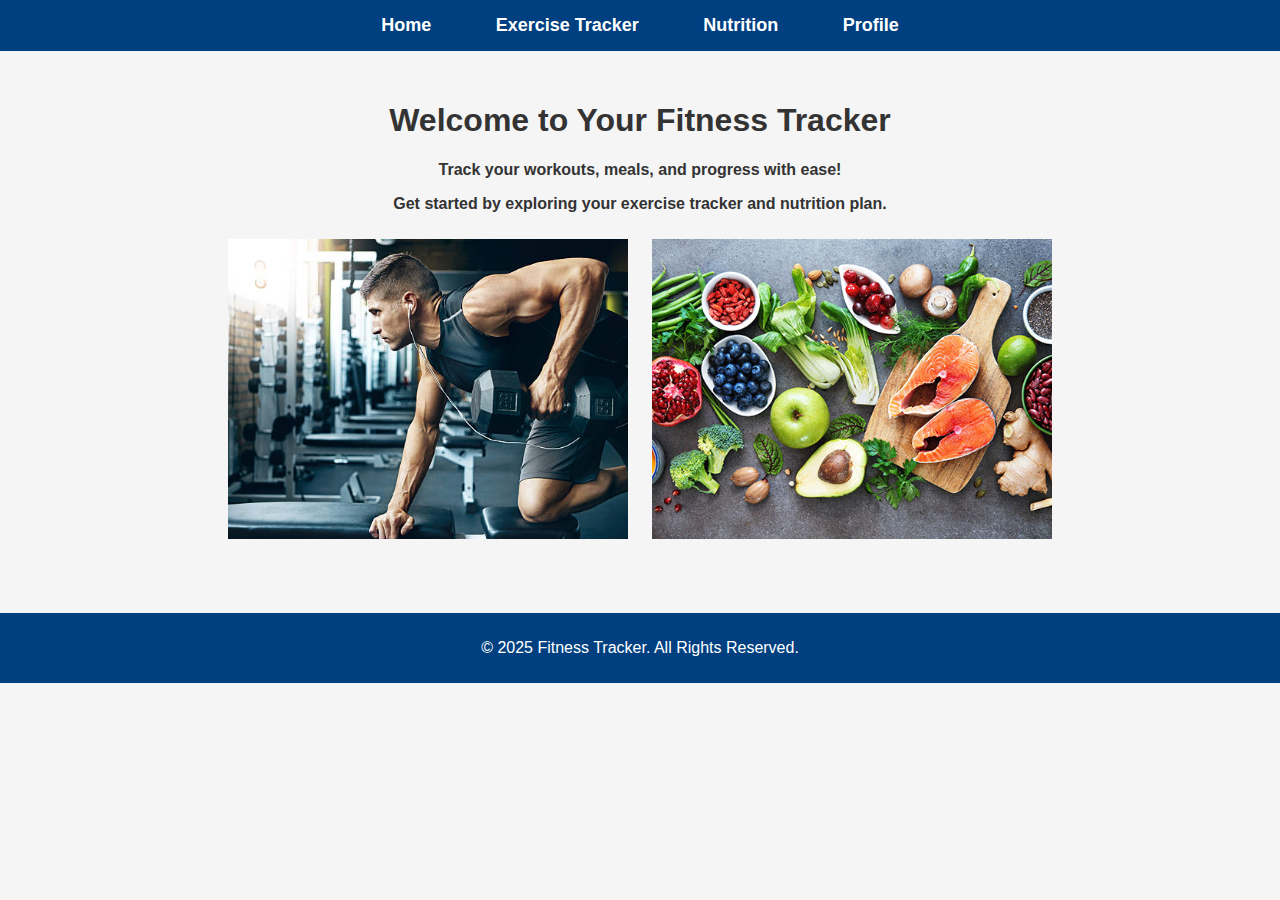
<file: index.html>
<!DOCTYPE html>
<html lang="en">
<head>
  <meta charset="UTF-8">
  <meta name="viewport" content="width=device-width, initial-scale=1.0">
  <title>Fitness Tracker</title>
  <link rel="stylesheet" href="styles.css">
</head>
<body>
  <header>
    <nav>
      <ul>
        <li><a href="index.html">Home</a></li>
        <li><a href="tracker.html">Exercise Tracker</a></li>
        <li><a href="nutrition.html">Nutrition</a></li>
        <li><a href="profile.html">Profile</a></li>
      </ul>
    </nav>
  </header>

  <section id="home" class="section">
    <div class="home-content">
      <h1>Welcome to Your Fitness Tracker</h1>
      <p><b>Track your workouts, meals, and progress with ease!</b></p>
      <p><b>Get started by exploring your exercise tracker and nutrition plan.</b></p>
    </div>
    <div class="home-images">
      <img src="images/exercise1.jpg" alt="Exercise Image">
      <img src="images/nutrition1.png" alt="Nutrition Image">
    </div>
  </section>

  <footer>
    <p>&copy; 2025 Fitness Tracker. All Rights Reserved.</p>
  </footer>
</body>
</html>
</file>
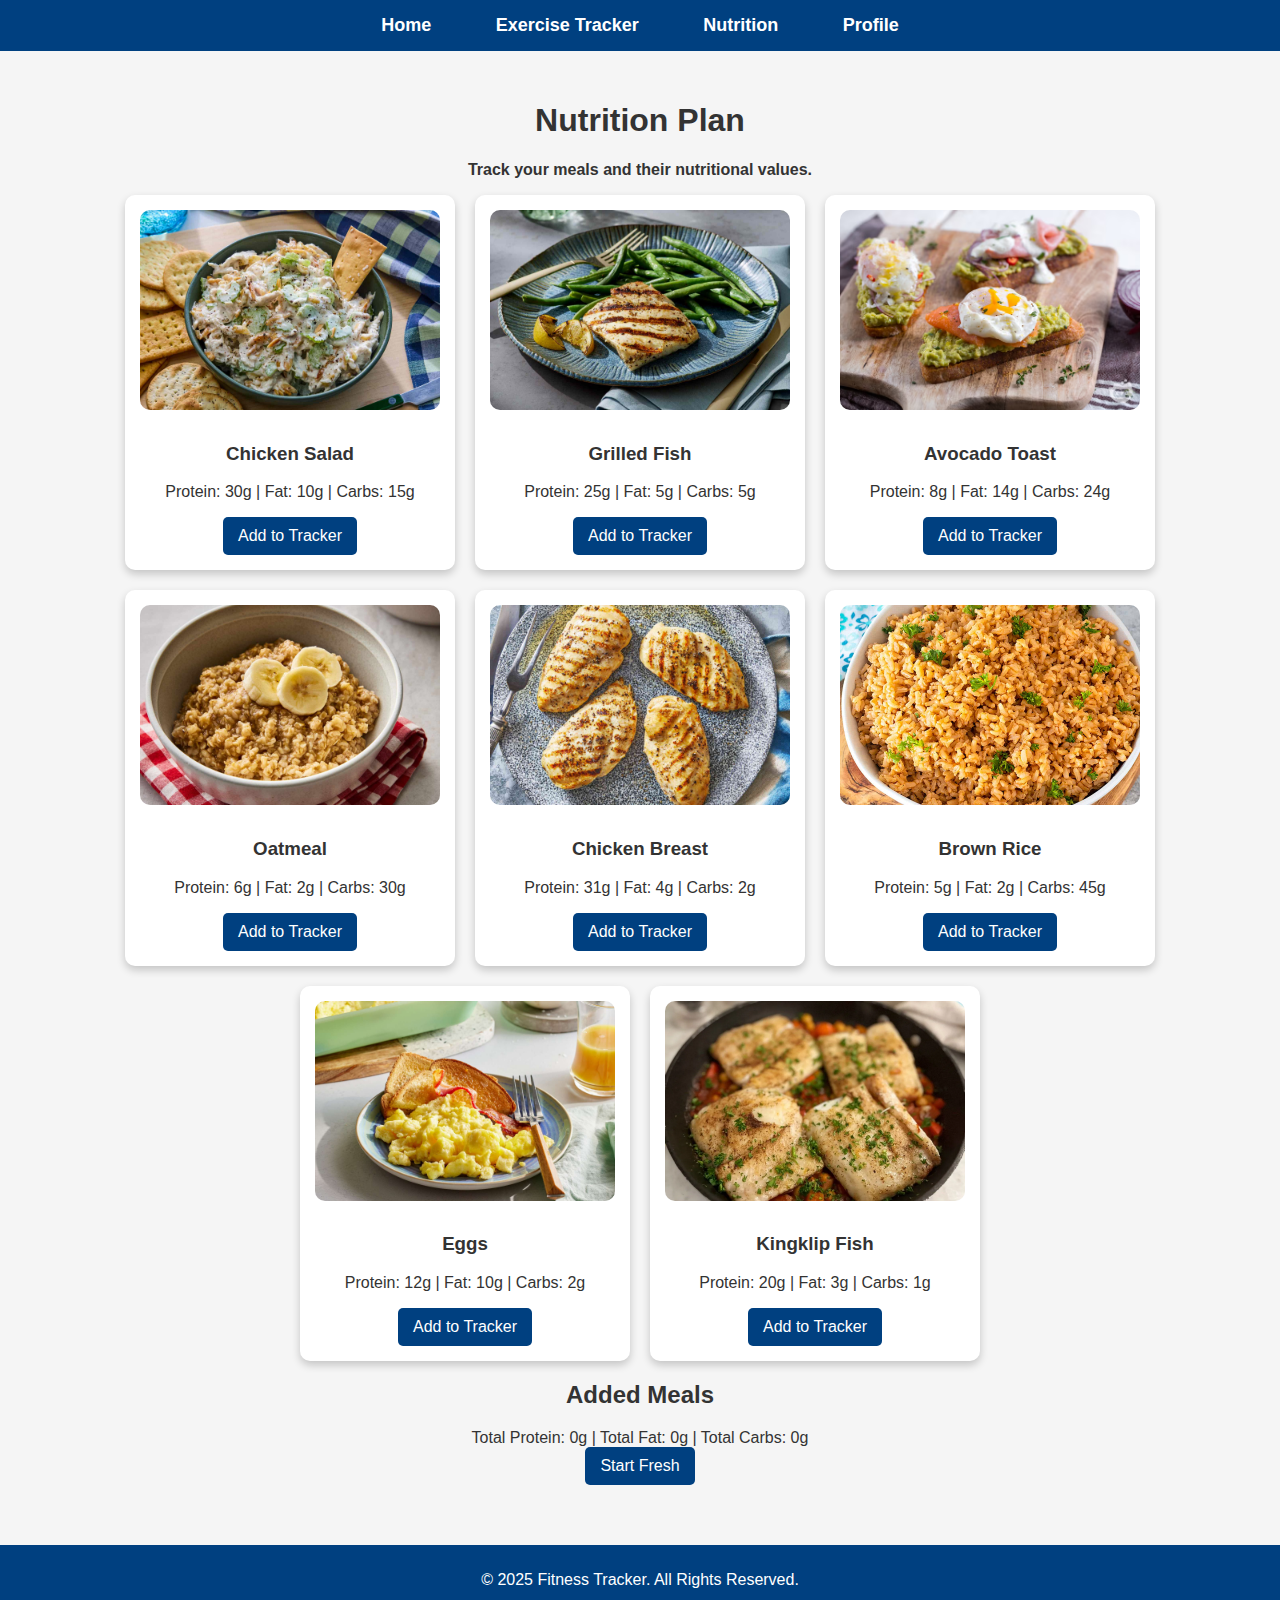
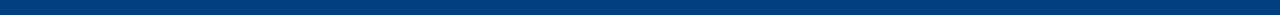
<file: nutrition.html>
<!DOCTYPE html>
<html lang="en">
<head>
  <meta charset="UTF-8">
  <meta name="viewport" content="width=device-width, initial-scale=1.0">
  <title>Nutrition Plan</title>
  <link rel="stylesheet" href="styles.css">
</head>
<body>

  <header>
    <nav>
      <ul>
        <li><a href="index.html">Home</a></li>
        <li><a href="tracker.html">Exercise Tracker</a></li>
        <li><a href="nutrition.html">Nutrition</a></li>
        <li><a href="profile.html">Profile</a></li>
      </ul>
    </nav>
  </header>

  <section class="section">
    <h1>Nutrition Plan</h1>
    <p><b>Track your meals and their nutritional values.</b></p>

    <!-- Meal List -->
    <div class="meal-list">
      <div class="meal-card">
        <img src="images/chicken%20salad.jpg" alt="Chicken Salad">
        <h3>Chicken Salad</h3>
        <p>Protein: 30g | Fat: 10g | Carbs: 15g</p>
        <button onclick="addMeal('Chicken Salad', 30, 10, 15)">Add to Tracker</button>
      </div>
      <div class="meal-card">
        <img src="images/grilled%20fish.jpg" alt="Grilled Fish">
        <h3>Grilled Fish</h3>
        <p>Protein: 25g | Fat: 5g | Carbs: 5g</p>
        <button onclick="addMeal('Grilled Fish', 25, 5, 5)">Add to Tracker</button>
      </div>
      <div class="meal-card">
        <img src="images/avacado%20toast.avif" alt="Avocado Toast">
        <h3>Avocado Toast</h3>
        <p>Protein: 8g | Fat: 14g | Carbs: 24g</p>
        <button onclick="addMeal('Avocado Toast', 8, 14, 24)">Add to Tracker</button>
      </div>
      <div class="meal-card">
        <img src="images/oatmeal.jpg" alt="Oatmeal">
        <h3>Oatmeal</h3>
        <p>Protein: 6g | Fat: 2g | Carbs: 30g</p>
        <button onclick="addMeal('Oatmeal', 6, 2, 30)">Add to Tracker</button>
      </div>
       <div class="meal-card">
        <img src="images/chickenbreast.jpg" alt="Chicken Breast">
        <h3>Chicken Breast</h3>
        <p>Protein: 31g | Fat: 4g | Carbs: 2g</p>
        <button onclick="addMeal('Chicken Breast', 31, 4, 2)">Add to Tracker</button>
      </div>
       <div class="meal-card">
        <img src="images/brownrice.jpg" alt="Brown Rice">
        <h3>Brown Rice</h3>
        <p>Protein: 5g | Fat: 2g | Carbs: 45g</p>
        <button onclick="addMeal('Brown Rice', 5, 2, 45)">Add to Tracker</button>
      </div>
       <div class="meal-card">
        <img src="images/eggs.jpg" alt="Eggs">
        <h3>Eggs</h3>
        <p>Protein: 12g | Fat: 10g | Carbs: 2g</p>
        <button onclick="addMeal('Eggs', 12, 10, 2)">Add to Tracker</button>
      </div>
       <div class="meal-card">
        <img src="images/kingfish.webp" alt="Kingklip Fish">
        <h3>Kingklip Fish</h3>
        <p>Protein: 20g | Fat: 3g | Carbs: 1g</p>
        <button onclick="addMeal('Kingklip Fish', 20, 3, 1)">Add to Tracker</button>
      </div>
    </div>

    <!-- Nutrition Tracker Display -->
    <div id="nutritionTracker">
      <h2>Added Meals</h2>
      <ul id="addedMeals"></ul>
      <div id="totalMacros">
        Total Protein: 0g | Total Fat: 0g | Total Carbs: 0g
      </div>
    </div>

    <!-- Refresh Section -->
    <section id="refreshSection">
      <button id="refreshFoodDataBtn">Start Fresh</button>
    </section>
  </section>

  <footer>
    <p>&copy; 2025 Fitness Tracker. All Rights Reserved.</p>
  </footer>

  <script src="scripts.js"></script>
</body>
</html>
</file>
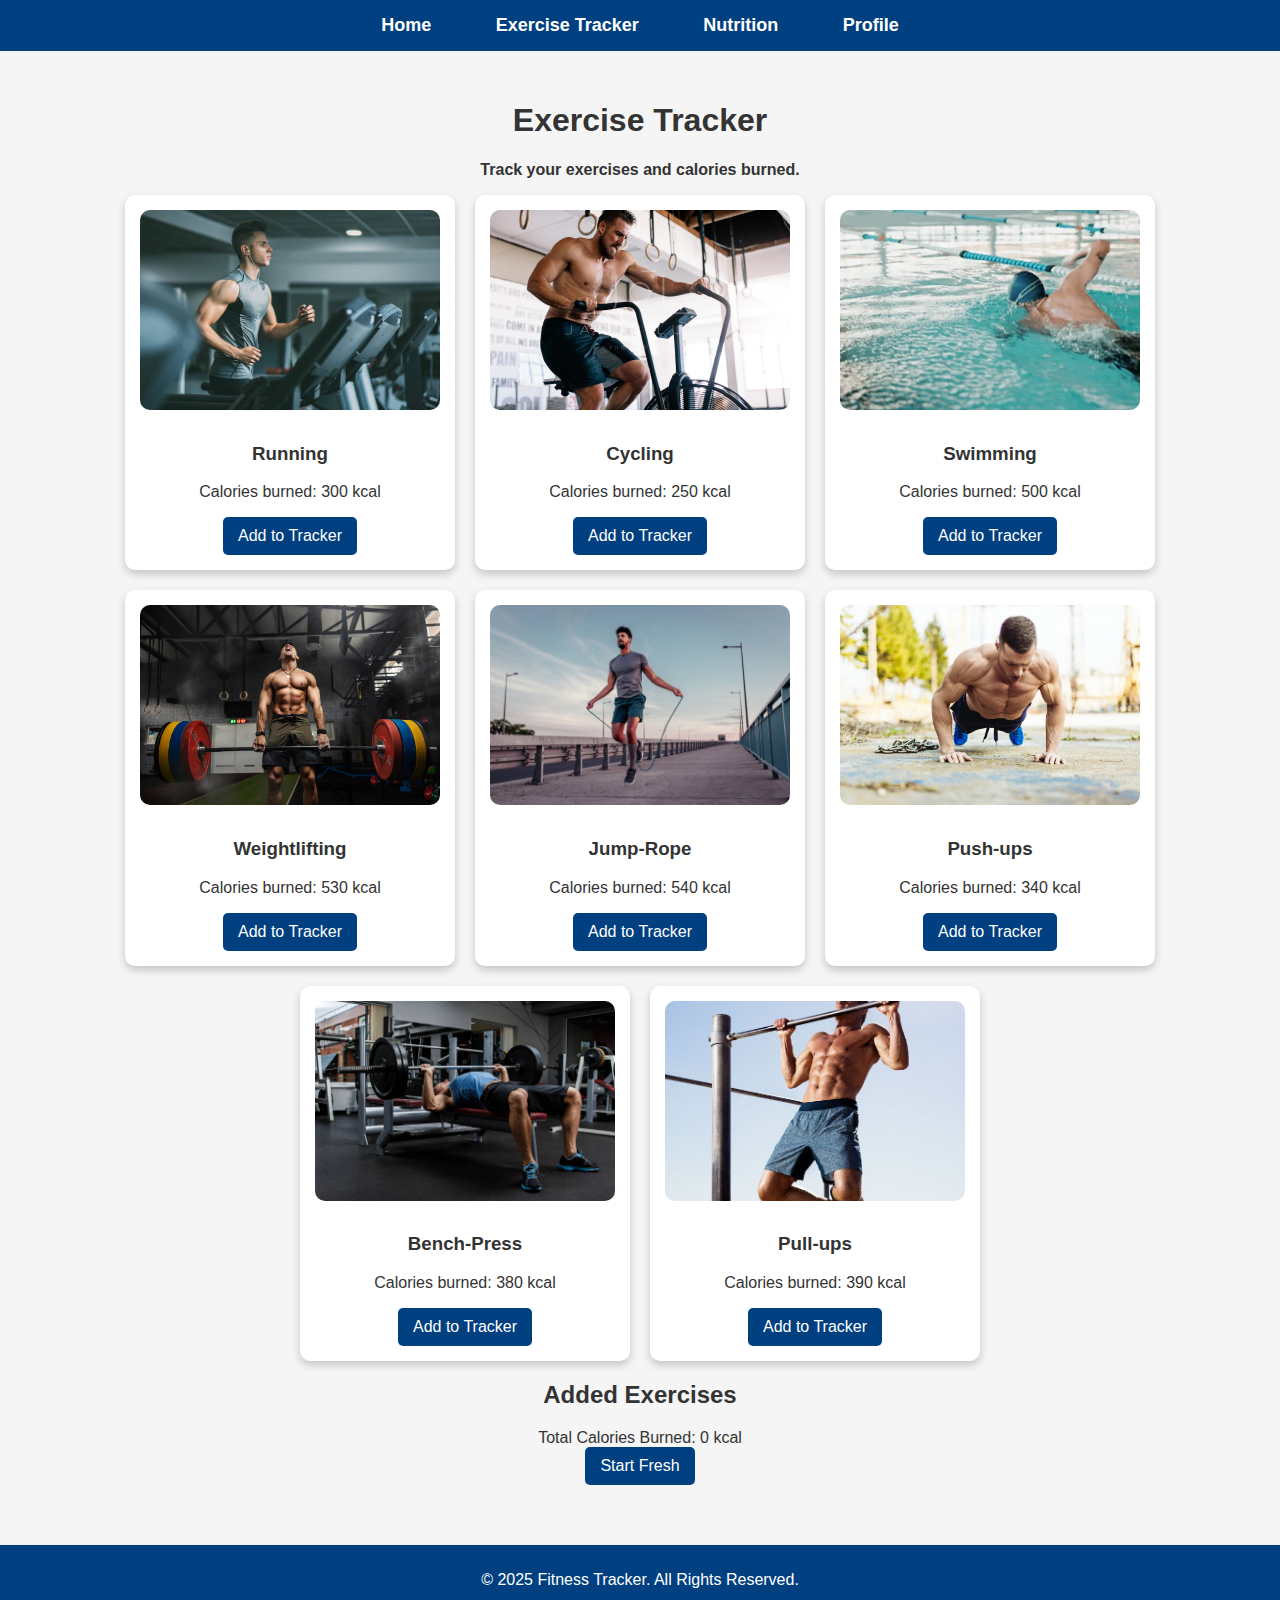
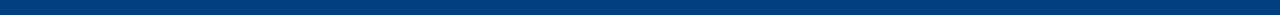
<file: tracker.html>
<!DOCTYPE html>
<html lang="en">
<head>
  <meta charset="UTF-8">
  <meta name="viewport" content="width=device-width, initial-scale=1.0">
  <title>Exercise Tracker</title>
  <link rel="stylesheet" href="styles.css">
</head>
<body>

  <header>
    <nav>
      <ul>
        <li><a href="index.html">Home</a></li>
        <li><a href="tracker.html">Exercise Tracker</a></li>
        <li><a href="nutrition.html">Nutrition</a></li>
        <li><a href="profile.html">Profile</a></li>
      </ul>
    </nav>
  </header>

  <section class="section">
    <h1>Exercise Tracker</h1>
    <p><b>Track your exercises and calories burned.</b></p>

    <!-- Exercise List -->
    <div class="exercise-list">
      <div class="exercise-card">
        <img src="images/running.jpg" alt="Running">
        <h3>Running</h3>
        <p>Calories burned: 300 kcal</p>
        <button onclick="addExercise('Running', 300)">Add to Tracker</button>
      </div>
      <div class="exercise-card">
        <img src="images/cycling.webp" alt="Cycling">
        <h3>Cycling</h3>
        <p>Calories burned: 250 kcal</p>
        <button onclick="addExercise('Cycling', 250)">Add to Tracker</button>
      </div>
      <div class="exercise-card">
        <img src="images/swimming.webp" alt="Swimming">
        <h3>Swimming</h3>
        <p>Calories burned: 500 kcal</p>
        <button onclick="addExercise('Swimming', 500)">Add to Tracker</button>
      </div>
        <div class="exercise-card">
        <img src="images/weights.webp" alt="Swimming">
        <h3>Weightlifting</h3>
        <p>Calories burned: 530 kcal</p>
        <button onclick="addExercise('Weightlifting', 530)">Add to Tracker</button>
      </div>
       <div class="exercise-card">
        <img src="images/jumprope.jpg" alt="Swimming">
        <h3>Jump-Rope</h3>
        <p>Calories burned: 540 kcal</p>
        <button onclick="addExercise('Jump-Rope', 540)">Add to Tracker</button>
      </div>
       <div class="exercise-card">
        <img src="images/pushup.jpg" alt="Swimming">
        <h3>Push-ups</h3>
        <p>Calories burned: 340 kcal</p>
        <button onclick="addExercise('Push-ups', 340)">Add to Tracker</button>
      </div>
       <div class="exercise-card">
        <img src="images/benchpress.jpg" alt="Swimming">
        <h3>Bench-Press</h3>
        <p>Calories burned: 380 kcal</p>
        <button onclick="addExercise('Bench-Press', 380)">Add to Tracker</button>
      </div>
       <div class="exercise-card">
        <img src="images/pullups.jpg" alt="Swimming">
        <h3>Pull-ups</h3>
        <p>Calories burned: 390 kcal</p>
        <button onclick="addExercise('Pull-ups', 390)">Add to Tracker</button>
      </div>
    </div>
     

    <!-- Exercise Tracker Display -->
    <div id="trackerDisplay">
      <h2>Added Exercises</h2>
      <ul id="addedExercises"></ul>
      <div id="totalCalories">Total Calories Burned: 0 kcal</div>
    </div>

    <!-- Refresh Section -->
    <section id="refreshSection">
      <button id="refreshExerciseDataBtn">Start Fresh</button>
    </section>
  </section>

  <footer>
    <p>&copy; 2025 Fitness Tracker. All Rights Reserved.</p>
  </footer>

  <script src="scripts.js"></script>
</body>
</html>
</file>
<file: styles.css>
/* General Styles */
body {
  font-family: Arial, sans-serif;
  margin: 0;
  padding: 0;
  background-color: #f5f5f5;
  color: #333;
}

/* Header Navigation */
header {
  background-color: #004080;
  padding: 15px 0;
  text-align: center;
}

nav ul {
  list-style: none;
  padding: 0;
  margin: 0;
}

nav ul li {
  display: inline;
  margin: 0 15px;
}

nav ul li a {
  text-decoration: none;
  color: white;
  font-size: 18px;
  font-weight: bold;
  padding: 10px 15px;
  transition: 0.3s ease;
}

/* Hover Effect on Links */
nav ul li a:hover {
  background-color: white;
  color: #004080;
  border-radius: 5px;
}

/* Section Styling */
.section {
  padding: 30px;
  text-align: center;
}

/* Card Design */
.exercise-list, .meal-list {
  display: flex;
  flex-wrap: wrap;
  justify-content: center;
  gap: 20px;
}

.exercise-card, .meal-card {
  background: white;
  border-radius: 10px;
  box-shadow: 0 4px 8px rgba(0, 0, 0, 0.2);
  padding: 15px;
  width: 300px;  /* Increased the width */
  text-align: center;
  transition: transform 0.3s ease;
}

.exercise-card:hover, .meal-card:hover {
  transform: scale(1.05);
}

/* Images inside Cards */
.exercise-card img, .meal-card img {
  width: 100%;
  height: 200px;  /* Increased the height */
  border-radius: 10px;
  object-fit: cover;
  margin-bottom: 10px;
}

/* Ensure all images are the same size */
img {
  width: 300px;  /* Increased the width */
  height: 200px;  /* Increased the height */
  object-fit: cover;
}

/* Buttons */
button {
  background-color: #004080;
  color: white;
  border: none;
  padding: 10px 15px;
  font-size: 16px;
  cursor: pointer;
  border-radius: 5px;
  transition: 0.3s ease;
}

button:hover {
  background-color: #003366;
}

/* Footer */
footer {
  margin-top: 30px;
  background-color: #004080;
  text-align: center;
  color: white;
  padding: 10px 0;
}

/* Home Page Images */
#home .home-images img {
  width: 400px;  /* Increased the width */
  height: 300px;  /* Increased the height */
  object-fit: cover;
  margin: 10px;
}

/* Profile Page Styles */
.profile-container {
  background-color: white;
  border-radius: 10px;
  box-shadow: 0 4px 8px rgba(0, 0, 0, 0.2);
  padding: 30px;
  max-width: 600px;
  margin: 30px auto;
  text-align: center;
}

.profile-container h2 {
  color: #004080;
  margin-bottom: 20px;
}

.profile-picture-container {
  margin-bottom: 20px;
}

.profile-picture-container img {
  width: 150px;
  height: 150px;
  border-radius: 50%;
  object-fit: cover;
  border: 4px solid #004080;
}

.profile-container input[type="text"],
.profile-container input[type="email"],
.profile-container input[type="file"] {
  width: calc(100% - 20px);
  padding: 10px;
  margin-bottom: 20px;
  border: 1px solid #ccc;
  border-radius: 5px;
  box-sizing: border-box;
}

.profile-container button {
  background-color: #004080;
  color: white;
  border: none;
  padding: 10px 20px;
  font-size: 16px;
  cursor: pointer;
  border-radius: 5px;
  transition: background-color 0.3s ease;
}

.profile-container button:hover {
  background-color: #003366;
}

/* Display Profile Information */
#displayProfile {
  margin-top: 30px;
}

#displayProfile h2 {
  color: #004080;
  margin-bottom: 20px;
}

#displayProfile p {
  font-size: 18px;
  margin: 10px 0;
}

/* Mobile View Adjustments */
@media (max-width: 768px) {
  /* Navigation */
  nav ul {
    display: flex;
    flex-direction: column;
    align-items: center;
  }

  nav ul li {
    margin: 10px 0;
  }

  /* Section Styling */
  .section {
    padding: 20px;
  }

  /* Card Design */
  .exercise-list, .meal-list {
    flex-direction: column;
    align-items: center;
  }

  .exercise-card, .meal-card {
    width: 100%;
    max-width: 400px;
    margin-bottom: 20px;
  }

  /* Home Page Images */
  #home .home-images img {
    width: 100%;
    height: auto;
  }

  /* Profile Form */
  .profile-container {
    padding: 20px;
  }

  .profile-container form {
    width: 100%;
    max-width: 400px;
    margin: 0 auto;
  }

  .profile-container input {
    width: 100%;
    margin-bottom: 10px;
  }

  .profile-container button {
    width: 100%;
  }

  /* Ensure links and images are properly aligned for mobile view */
  nav ul li a {
    display: block;
    text-align: center;
    margin: 5px 0;
  }

  img {
    width: 100%;
    height: auto;
  }
}
</file>
